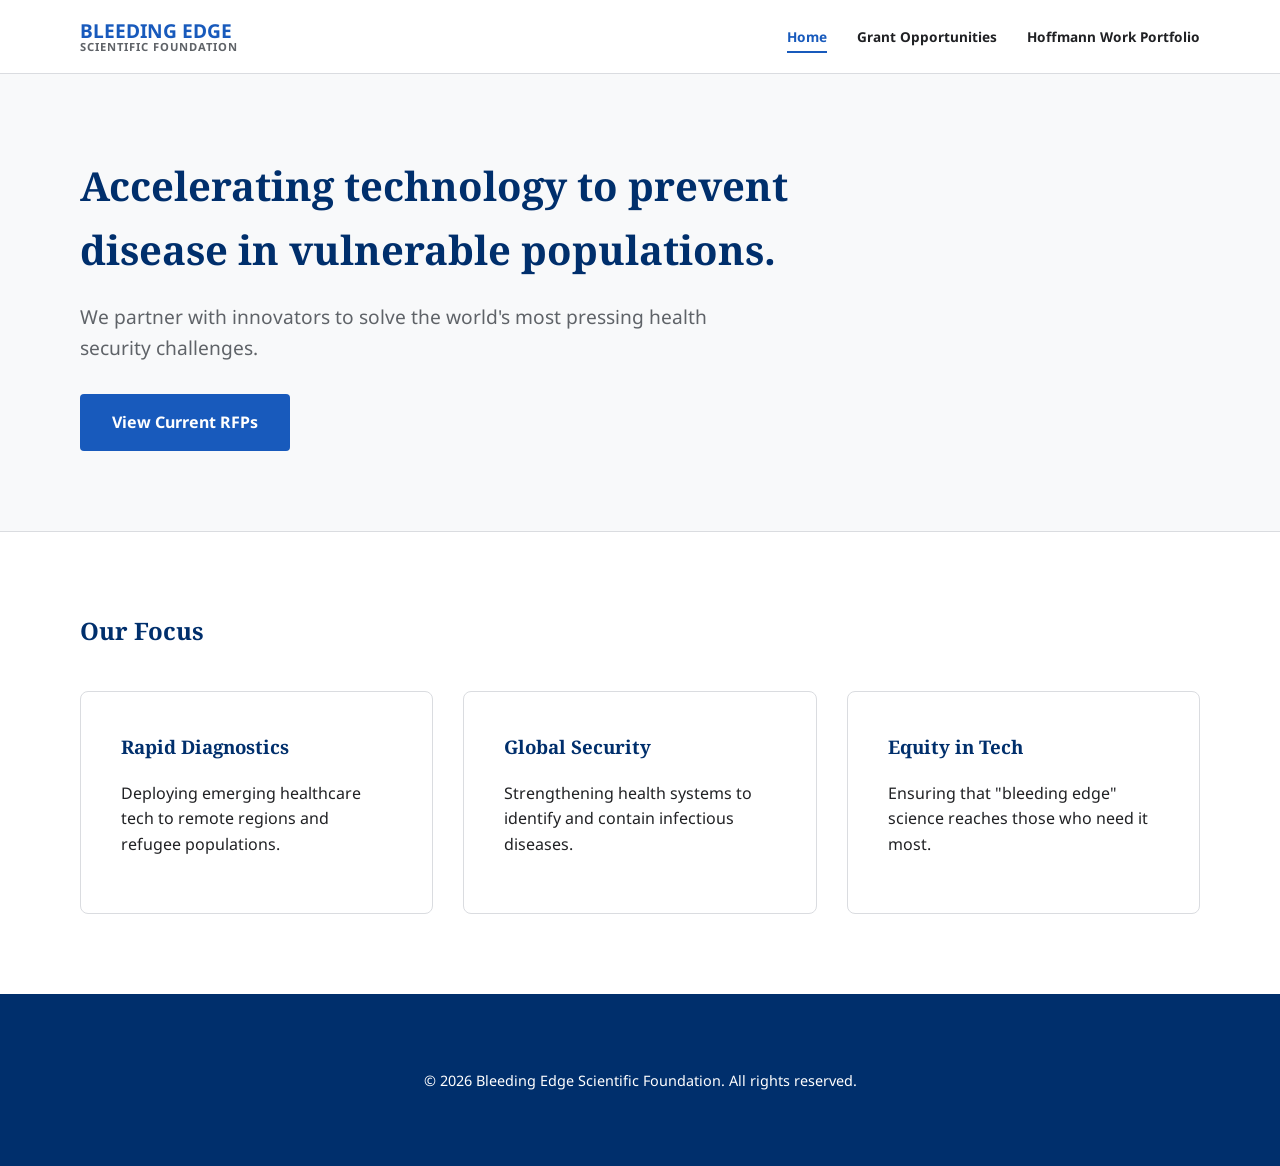
<file: index.html>
<!DOCTYPE html>
<html lang="en">
<head>
    <meta charset="UTF-8">
    <meta name="viewport" content="width=device-width, initial-scale=1.0">
    <title>Bleeding Edge Scientific Foundation | Global Health Security</title>
    <link rel="stylesheet" href="style.css">
    <link href="https://fonts.googleapis.com/css2?family=Noto+Sans:wght@400;700&family=Noto+Serif:ital,wght@0,400;0,700&display=swap" rel="stylesheet">
</head>
<body>

    <nav class="navbar">
        <div class="container">
            <div class="logo">BLEEDING EDGE <span>Scientific Foundation</span></div>
            <ul class="nav-links">
                <li><a href="index.html">Home</a></li>
                <li><a href="grants.html">Grant Opportunities</a></li>
                <li><a href="https://phagehunter.github.io/">Hoffmann Work Portfolio</a></li>
            </ul>
        </div>
    </nav>

    <header class="hero">
        <div class="container">
            <h1>Accelerating technology to prevent disease in vulnerable populations.</h1>
            <p>We partner with innovators to solve the world's most pressing health security challenges.</p>
            <a href="grants.html" class="btn-primary">View Current RFPs</a>
        </div>
    </header>

    <section class="mission">
        <div class="container">
            <h2>Our Focus</h2>
            <div class="grid">
                <div class="card">
                    <h3>Rapid Diagnostics</h3>
                    <p>Deploying emerging healthcare tech to remote regions and refugee populations.</p>
                </div>
                <div class="card">
                    <h3>Global Security</h3>
                    <p>Strengthening health systems to identify and contain infectious diseases.</p>
                </div>
                <div class="card">
                    <h3>Equity in Tech</h3>
                    <p>Ensuring that "bleeding edge" science reaches those who need it most.</p>
                </div>
            </div>
        </div>
    </section>

    <footer>
        <div class="container">
            <p>&copy; 2026 Bleeding Edge Scientific Foundation. All rights reserved.</p>
        </div>
    </footer>

    <script src="script.js"></script>
</body>
</html>
</file>
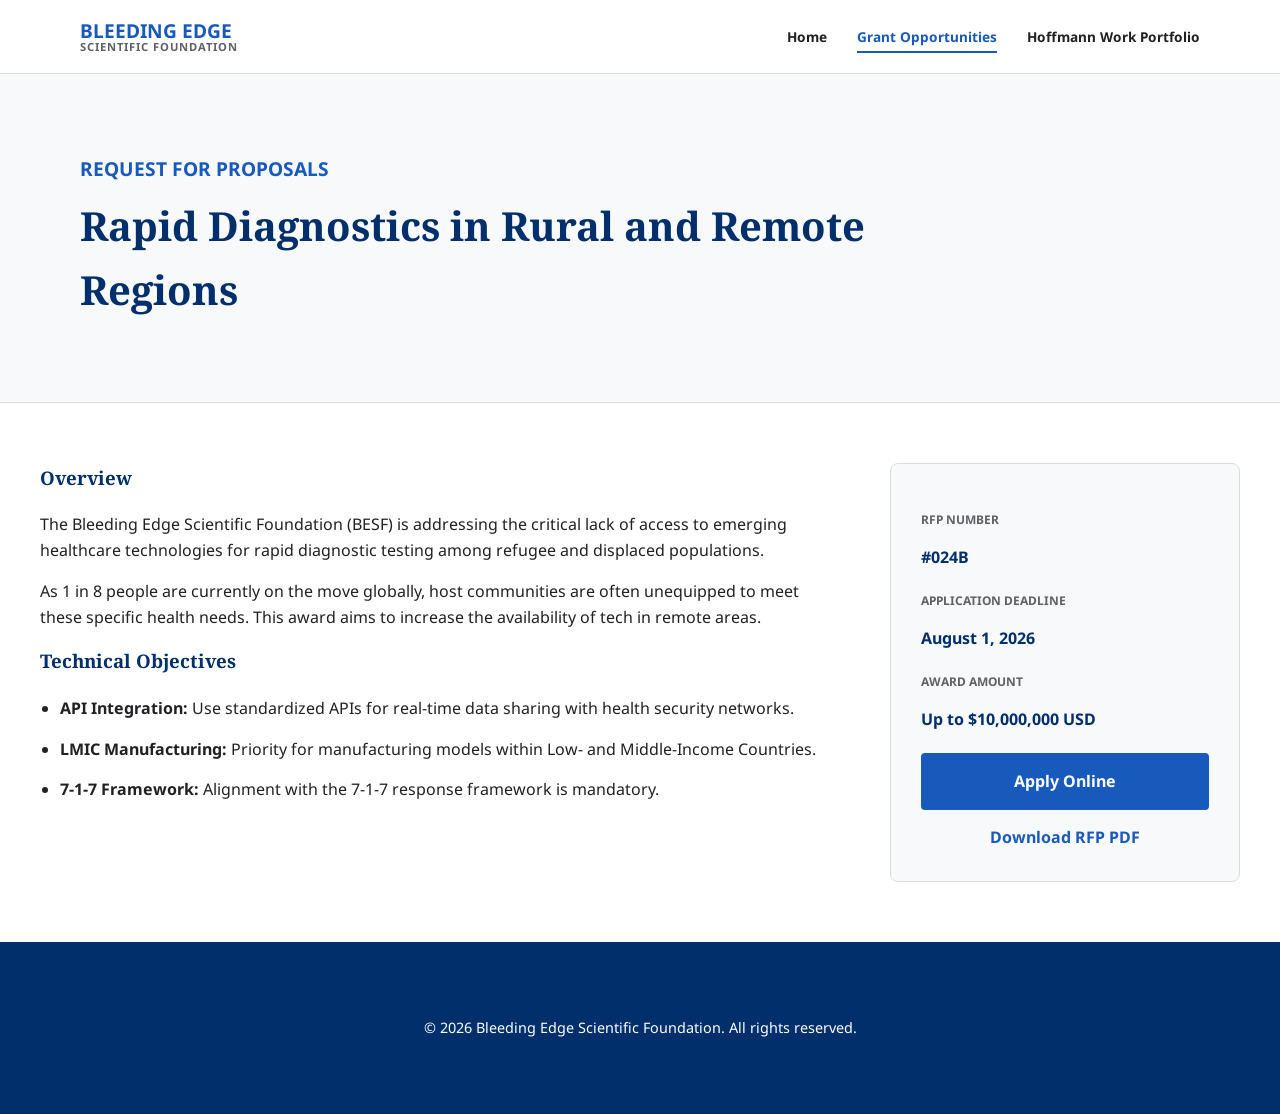
<file: grants.html>
<!DOCTYPE html>
<html lang="en">
<head>
    <meta charset="UTF-8">
    <meta name="viewport" content="width=device-width, initial-scale=1.0">
    <title>RFP #024B: Rapid Diagnostics | BESF</title>
    <link rel="stylesheet" href="style.css">
    <link href="https://fonts.googleapis.com/css2?family=Noto+Sans:wght@400;700&family=Noto+Serif:ital,wght@0,400;0,700&display=swap" rel="stylesheet">
    <style>
        /* Grants Page Specific Layout */
        .grant-container {
            display: grid;
            grid-template-columns: 1fr 350px;
            gap: 60px;
            padding: 60px 0;
        }
        .sidebar {
            background: var(--gray-bg);
            border: 1px solid var(--border);
            padding: 30px;
            border-radius: 8px;
            height: fit-content;
            position: sticky;
            top: 100px;
        }
        .sidebar h4 { text-transform: uppercase; font-size: 0.75rem; color: var(--text-light); margin-bottom: 5px; }
        .sidebar p { font-weight: 700; margin-bottom: 20px; color: var(--gates-dark-blue); }
        
        @media (max-width: 1024px) {
            .grant-container { grid-template-columns: 1fr; }
            .sidebar { position: static; order: -1; }
        }
    </style>
</head>
<body>

    <nav class="navbar">
        <div class="container">
            <div class="logo">BLEEDING EDGE <span>Scientific Foundation</span></div>
            <ul class="nav-links">
                <li><a href="index.html">Home</a></li>
                <li><a href="grants.html">Grant Opportunities</a></li>
                <li><a href="https://phagehunter.github.io/">Hoffmann Work Portfolio</a></li>
            </ul>
        </div>
    </nav>

    <header class="hero" style="padding: 60px 0;">
        <div class="container">
            <p style="color: var(--gates-blue); font-weight: 700; text-transform: uppercase; margin-bottom: 10px;">Request for Proposals</p>
            <h1>Rapid Diagnostics in Rural and Remote Regions</h1>
        </div>
    </header>

    <div class="container grant-container">
        <main class="main-content">
            <section id="overview">
                <h3>Overview</h3>
                <p>The Bleeding Edge Scientific Foundation (BESF) is addressing the critical lack of access to emerging healthcare technologies for rapid diagnostic testing among refugee and displaced populations.</p>
                <p>As 1 in 8 people are currently on the move globally, host communities are often unequipped to meet these specific health needs. This award aims to increase the availability of tech in remote areas.</p>
            </section>

            <section id="objectives">
                <h3>Technical Objectives</h3>
                <ul style="margin-top: 20px; padding-left: 20px;">
                    <li style="margin-bottom: 15px;"><strong>API Integration:</strong> Use standardized APIs for real-time data sharing with health security networks.</li>
                    <li style="margin-bottom: 15px;"><strong>LMIC Manufacturing:</strong> Priority for manufacturing models within Low- and Middle-Income Countries.</li>
                    <li style="margin-bottom: 15px;"><strong>7-1-7 Framework:</strong> Alignment with the 7-1-7 response framework is mandatory.</li>
                </ul>
            </section>
        </main>

        <aside class="sidebar">
            <h4>RFP Number</h4>
            <p>#024B</p>
            <h4>Application Deadline</h4>
            <p>August 1, 2026</p>
            <h4>Award Amount</h4>
            <p>Up to $10,000,000 USD</p>
            <a href="#" class="btn-primary" style="display: block; text-align: center; margin-bottom: 15px;">Apply Online</a>
            <a href="BESF_RFP024B_20250506.pdf" download style="display: block; text-align: center; font-weight: 700; color: var(--gates-blue); text-decoration: none;">Download RFP PDF</a>
        </aside>
    </div>

    <footer>
        <div class="container">
            <p>&copy; 2026 Bleeding Edge Scientific Foundation. All rights reserved.</p>
        </div>
    </footer>

    <script src="script.js"></script>
</body>
</html>
</file>
<file: style.css>
/* --- 1. GLOBAL BRANDING --- */
:root {
    --gates-blue: #185abc;
    --gates-dark-blue: #002f6c;
    --gates-light-blue: #e8f0fe;
    --text-main: #202124;
    --text-light: #5f6368;
    --white: #ffffff;
    --gray-bg: #f8f9fa;
    --border: #dadce0;
}

/* --- 2. RESET & BASE (Visible by Default) --- */
* {
    box-sizing: border-box;
}

body {
    margin: 0;
    padding: 0;
    font-family: 'Noto Sans', sans-serif;
    color: var(--text-main);
    background-color: var(--white);
    line-height: 1.6;
    /* No opacity or blur here - everything is visible immediately */
}

.container {
    max-width: 1200px;
    margin: 0 auto;
    padding: 0 40px;
}

h1, h2, h3 {
    font-family: 'Noto Serif', serif;
    color: var(--gates-dark-blue);
    margin-top: 0;
}

/* --- 3. NAVIGATION --- */
.navbar {
    background: var(--white);
    padding: 20px 0;
    border-bottom: 1px solid var(--border);
    position: sticky;
    top: 0;
    z-index: 1000;
    transition: all 0.3s ease; /* For the JS scroll effect */
}

.navbar .container {
    display: flex;
    justify-content: space-between;
    align-items: center;
}

.logo {
    font-weight: 700;
    font-size: 1.2rem;
    color: var(--gates-blue);
    text-transform: uppercase;
    line-height: 1.1;
}

.logo span {
    display: block;
    font-size: 0.7rem;
    color: var(--text-light);
    letter-spacing: 1px;
}

.nav-links {
    display: flex;
    list-style: none;
    gap: 30px;
    margin: 0;
    padding: 0;
}

.nav-links a {
    text-decoration: none;
    color: var(--text-main);
    font-weight: 700;
    font-size: 0.85rem;
    padding-bottom: 5px;
    transition: color 0.2s;
}

.nav-links a:hover {
    color: var(--gates-blue);
}

/* The style applied by your JS to the current page */
.nav-links a.active {
    color: var(--gates-blue);
    border-bottom: 2px solid var(--gates-blue);
}

/* --- 4. HERO SECTION --- */
.hero {
    background: var(--gray-bg);
    padding: 80px 0;
    border-bottom: 1px solid var(--border);
}

.hero h1 {
    font-size: 2.5rem;
    max-width: 800px;
    margin-bottom: 20px;
}

.hero p {
    font-size: 1.2rem;
    color: var(--text-light);
    max-width: 650px;
    margin-bottom: 30px;
}

/* --- 5. GRID & CONTENT --- */
.mission {
    padding: 80px 0;
}

.grid {
    display: grid;
    grid-template-columns: repeat(auto-fit, minmax(300px, 1fr));
    gap: 30px;
    margin-top: 40px;
}

.card {
    padding: 40px;
    border: 1px solid var(--border);
    border-radius: 8px;
    transition: transform 0.2s, box-shadow 0.2s;
}

.card:hover {
    transform: translateY(-5px);
    box-shadow: 0 10px 20px rgba(0,0,0,0.05);
}

/* --- 6. BUTTONS --- */
.btn-primary {
    display: inline-block;
    background-color: var(--gates-blue);
    color: var(--white);
    padding: 16px 32px;
    text-decoration: none;
    font-weight: 700;
    border-radius: 4px;
    transition: background 0.2s;
}

.btn-primary:hover {
    background-color: var(--gates-dark-blue);
}

/* --- 7. FOOTER --- */
footer {
    background: var(--gates-dark-blue);
    color: var(--white);
    padding: 60px 0;
    text-align: center;
    font-size: 0.9rem;
}

/* --- 8. MOBILE RESPONSIVENESS --- */
@media (max-width: 768px) {
    .navbar .container {
        flex-direction: column;
        gap: 20px;
    }
    .hero h1 {
        font-size: 2rem;
    }
    .container {
        padding: 0 20px;
    }
}
</file>
